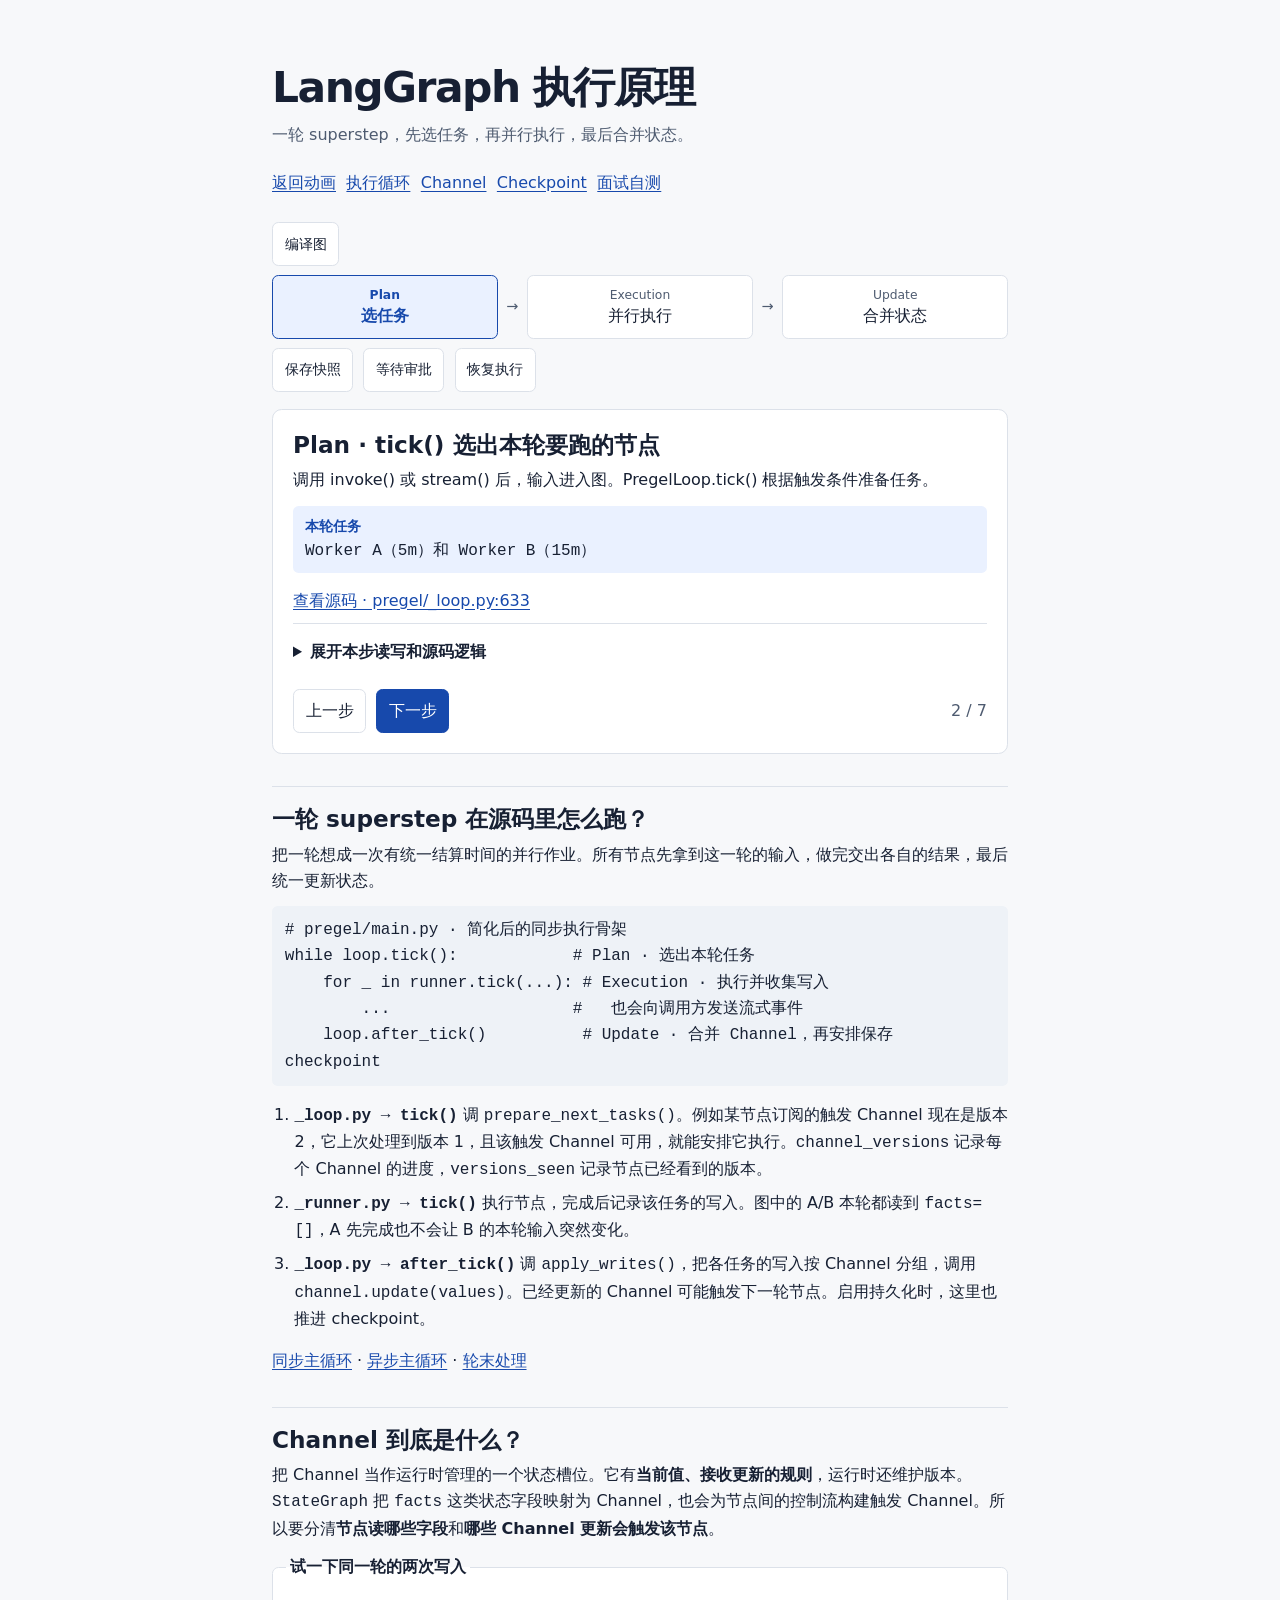
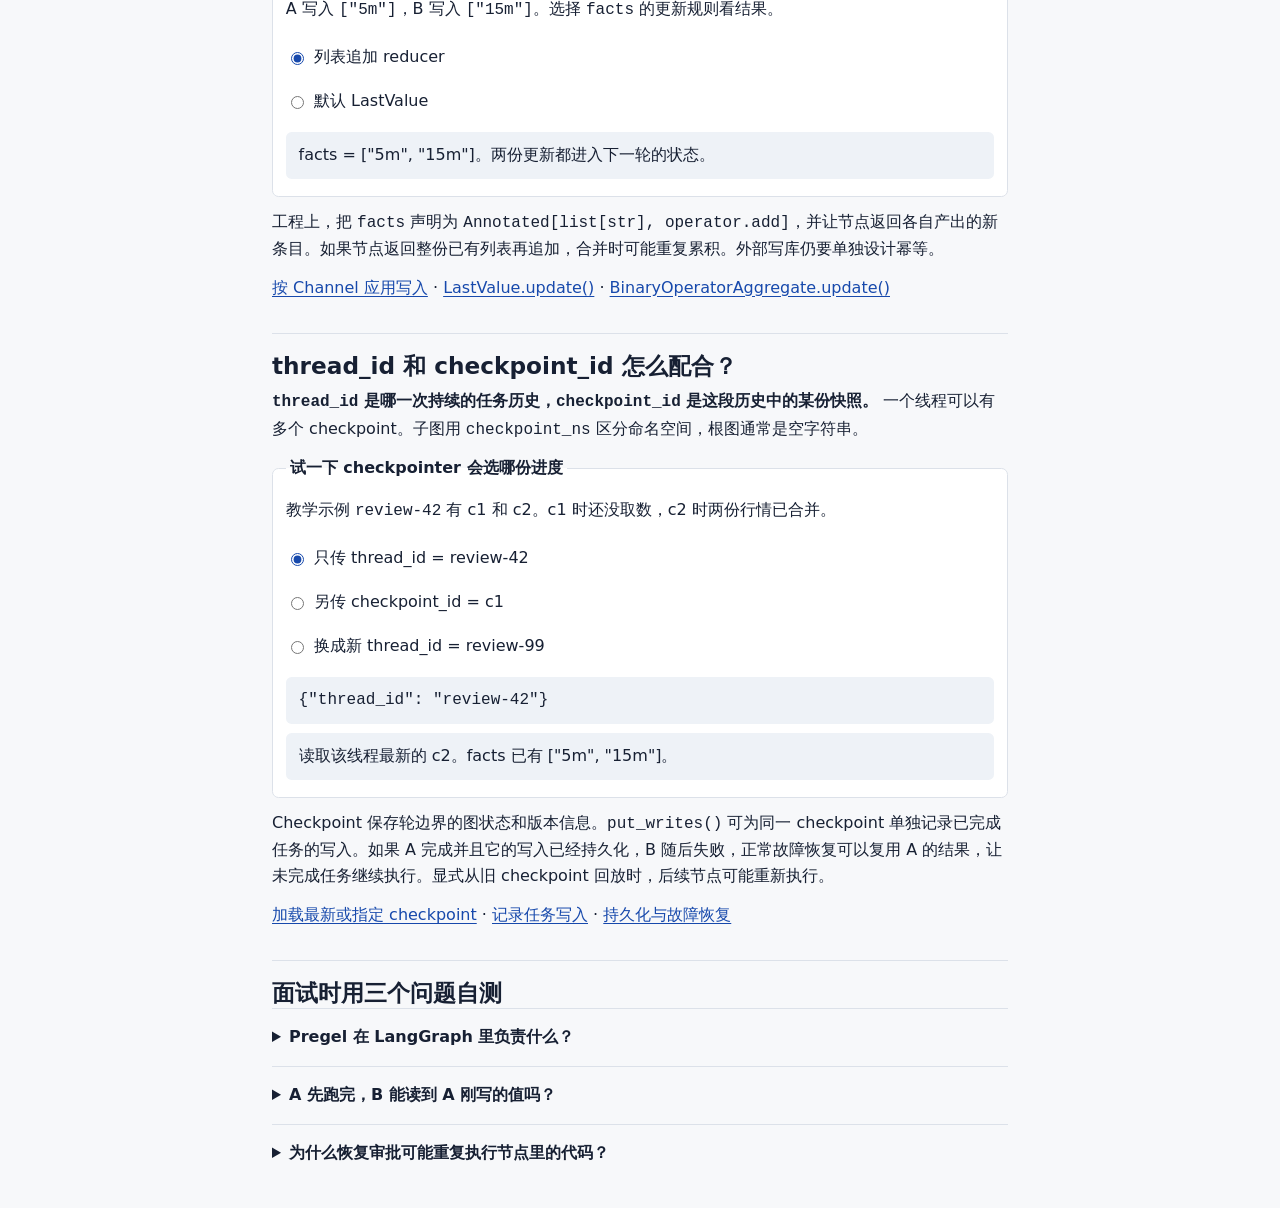
<file: public/guide.html>
<!doctype html>
<html lang="zh-CN">
<head>
  <meta charset="utf-8">
  <meta name="viewport" content="width=device-width, initial-scale=1">
  <meta name="description" content="通过一次并行取数读懂 LangGraph 1.2.15 的执行、状态合并和断点恢复。">
  <title>LangGraph 源码解读</title>
  <link rel="stylesheet" href="./style.css">
  <script type="module" src="./flow.js"></script>
</head>
<body>
<main>
  <header class="page-head">
    <h1>LangGraph 执行原理</h1>
    <p>一轮 superstep，先选任务，再并行执行，最后合并状态。</p>
    <nav class="chapter-nav" aria-label="目录">
      <a href="./">返回动画</a>
      <a href="#superstep">执行循环</a>
      <a href="#channels">Channel</a>
      <a href="#checkpoints">Checkpoint</a>
      <a href="#interview">面试自测</a>
    </nav>
  </header>

  <section id="factory" aria-label="可交互执行流程">
    <nav class="flow" aria-label="选择执行步骤">
      <button type="button" data-step="0" class="substep">编译图</button>
      <div class="round" role="group" aria-label="一轮 Superstep">
        <button type="button" data-step="1" aria-current="step"><span>Plan</span>选任务</button>
        <span aria-hidden="true" class="arrow">→</span>
        <button type="button" data-step="2"><span>Execution</span>并行执行</button>
        <span aria-hidden="true" class="arrow">→</span>
        <button type="button" data-step="3"><span>Update</span>合并状态</button>
      </div>
      <div class="after-round" role="group" aria-label="持久化与人工审批">
        <button type="button" data-step="4" class="substep">保存快照</button>
        <button type="button" data-step="5" class="substep">等待审批</button>
        <button type="button" data-step="6" class="substep">恢复执行</button>
      </div>
    </nav>
    <article class="step-detail" aria-labelledby="step-title">
      <header aria-live="polite">
        <h2 id="step-title" data-heading>Plan · tick() 选出本轮要跑的节点</h2>
        <p data-detail></p>
      </header>
      <div class="example" aria-label="这一步发生了什么">
        <span data-example-label></span><code data-example></code>
      </div>
      <a class="source-link" data-source target="_blank" rel="noopener noreferrer"></a>
      <details class="step-source">
        <summary>展开本步读写和源码逻辑</summary>
        <dl class="source-trace">
          <dt>读什么</dt><dd data-read></dd>
          <dt>写什么</dt><dd data-write></dd>
          <dt>为什么</dt><dd data-why></dd>
        </dl>
        <pre class="source-code" aria-label="源码逻辑简化示意"><code data-code></code></pre>
      </details>
      <div class="controls" aria-label="逐步浏览">
        <button type="button" data-prev>上一步</button>
        <button type="button" class="primary" data-next>下一步</button>
        <span class="progress" data-count></span>
      </div>
    </article>
  </section>
<section class="lesson" id="superstep" aria-labelledby="superstep-title">
  <h2 id="superstep-title">一轮 superstep 在源码里怎么跑？</h2>
  <p>把一轮想成一次有统一结算时间的并行作业。所有节点先拿到这一轮的输入，做完交出各自的结果，最后统一更新状态。</p>
  <pre class="source-code" aria-label="Pregel 主循环简化示意"><code># pregel/main.py · 简化后的同步执行骨架
while loop.tick():            # Plan · 选出本轮任务
    for _ in runner.tick(...): # Execution · 执行并收集写入
        ...                   #   也会向调用方发送流式事件
    loop.after_tick()          # Update · 合并 Channel，再安排保存 checkpoint</code></pre>
  <ol>
    <li><strong><code>_loop.py → tick()</code></strong> 调 <code>prepare_next_tasks()</code>。例如某节点订阅的触发 Channel 现在是版本 2，它上次处理到版本 1，且该触发 Channel 可用，就能安排它执行。<code>channel_versions</code> 记录每个 Channel 的进度，<code>versions_seen</code> 记录节点已经看到的版本。</li>
    <li><strong><code>_runner.py → tick()</code></strong> 执行节点，完成后记录该任务的写入。图中的 A/B 本轮都读到 <code>facts=[]</code>，A 先完成也不会让 B 的本轮输入突然变化。</li>
    <li><strong><code>_loop.py → after_tick()</code></strong> 调 <code>apply_writes()</code>，把各任务的写入按 Channel 分组，调用 <code>channel.update(values)</code>。已经更新的 Channel 可能触发下一轮节点。启用持久化时，这里也推进 checkpoint。</li>
  </ol>
  <p><a href="https://github.com/langchain-ai/langgraph/blob/1.2.15/libs/langgraph/langgraph/pregel/main.py#L3055">同步主循环</a> · <a href="https://github.com/langchain-ai/langgraph/blob/1.2.15/libs/langgraph/langgraph/pregel/main.py#L3526">异步主循环</a> · <a href="https://github.com/langchain-ai/langgraph/blob/1.2.15/libs/langgraph/langgraph/pregel/_loop.py#L720">轮末处理</a></p>
</section>

<section class="lesson" id="channels" aria-labelledby="channels-title">
  <h2 id="channels-title">Channel 到底是什么？</h2>
  <p>把 Channel 当作运行时管理的一个状态槽位。它有<strong>当前值、接收更新的规则</strong>，运行时还维护版本。<code>StateGraph</code> 把 <code>facts</code> 这类状态字段映射为 Channel，也会为节点间的控制流构建触发 Channel。所以要分清<strong>节点读哪些字段</strong>和<strong>哪些 Channel 更新会触发该节点</strong>。</p>
  <fieldset class="experiment">
    <legend>试一下同一轮的两次写入</legend>
    <p>A 写入 <code>["5m"]</code>，B 写入 <code>["15m"]</code>。选择 <code>facts</code> 的更新规则看结果。</p>
    <label><input type="radio" name="channel-reducer" value="aggregate" checked> 列表追加 reducer</label>
    <label><input type="radio" name="channel-reducer" value="last"> 默认 LastValue</label>
    <p class="answer" data-channel-result aria-live="polite">facts = ["5m", "15m"]。两份更新都进入下一轮的状态。</p>
  </fieldset>
  <p>工程上，把 <code>facts</code> 声明为 <code>Annotated[list[str], operator.add]</code>，并让节点返回各自产出的新条目。如果节点返回整份已有列表再追加，合并时可能重复累积。外部写库仍要单独设计幂等。</p>
  <p><a href="https://github.com/langchain-ai/langgraph/blob/1.2.15/libs/langgraph/langgraph/pregel/_algo.py#L314">按 Channel 应用写入</a> · <a href="https://github.com/langchain-ai/langgraph/blob/1.2.15/libs/langgraph/langgraph/channels/last_value.py#L56">LastValue.update()</a> · <a href="https://github.com/langchain-ai/langgraph/blob/1.2.15/libs/langgraph/langgraph/channels/binop.py#L123">BinaryOperatorAggregate.update()</a></p>
</section>

<section class="lesson" id="checkpoints" aria-labelledby="checkpoints-title">
  <h2 id="checkpoints-title">thread_id 和 checkpoint_id 怎么配合？</h2>
  <p><strong><code>thread_id</code> 是哪一次持续的任务历史，<code>checkpoint_id</code> 是这段历史中的某份快照。</strong> 一个线程可以有多个 checkpoint。子图用 <code>checkpoint_ns</code> 区分命名空间，根图通常是空字符串。</p>
  <fieldset class="experiment">
    <legend>试一下 checkpointer 会选哪份进度</legend>
    <p>教学示例 <code>review-42</code> 有 c1 和 c2。c1 时还没取数，c2 时两份行情已合并。</p>
    <label><input type="radio" name="checkpoint-choice" value="latest" checked> 只传 thread_id = review-42</label>
    <label><input type="radio" name="checkpoint-choice" value="specific"> 另传 checkpoint_id = c1</label>
    <label><input type="radio" name="checkpoint-choice" value="other"> 换成新 thread_id = review-99</label>
    <pre class="source-code" aria-label="configurable 配置示意"><code data-checkpoint-config>{"thread_id": "review-42"}</code></pre>
    <p class="answer" data-checkpoint-result aria-live="polite">读取该线程最新的 c2。facts 已有 ["5m", "15m"]。</p>
  </fieldset>
  <p>Checkpoint 保存轮边界的图状态和版本信息。<code>put_writes()</code> 可为同一 checkpoint 单独记录已完成任务的写入。如果 A 完成并且它的写入已经持久化，B 随后失败，正常故障恢复可以复用 A 的结果，让未完成任务继续执行。显式从旧 checkpoint 回放时，后续节点可能重新执行。</p>
  <p><a href="https://github.com/langchain-ai/langgraph/blob/1.2.15/libs/langgraph/langgraph/pregel/_loop.py#L1783">加载最新或指定 checkpoint</a> · <a href="https://github.com/langchain-ai/langgraph/blob/1.2.15/libs/langgraph/langgraph/pregel/_loop.py#L452">记录任务写入</a> · <a href="https://docs.langchain.com/oss/python/langgraph/persistence">持久化与故障恢复</a></p>
</section>

<section class="lesson" id="interview" aria-labelledby="interview-title">
  <h2 id="interview-title">面试时用三个问题自测</h2>
  <details><summary>Pregel 在 LangGraph 里负责什么？</summary><p>它是执行运行时。<code>StateGraph.compile()</code> 装配节点和 Channel，Pregel 每轮选择可运行节点、执行任务、批量更新 Channel，再根据新版本开始下一轮。</p></details>
  <details><summary>A 先跑完，B 能读到 A 刚写的值吗？</summary><p>同一 superstep 内，B 读取这一轮的输入，A 的节点写入在轮末合并后才对下一轮可见。若 B 必须依赖 A 的结果，就用边让 B 在后续轮次执行。</p></details>
  <details><summary>为什么恢复审批可能重复执行节点里的代码？</summary><p><code>Command(resume=...)</code> 让运行时用同一个 <code>thread_id</code> 找回进度。被中断的节点从函数开头执行，到 <code>interrupt()</code> 时取到审批值。把写库、付款或发通知放在审批之后，重试路径再用业务幂等键保护。</p></details>
</section>
</main>
</body>
</html>
</file>
<file: public/style.css>
:root {
  color-scheme: light;
  --page: #f7f8fa;
  --surface: #fff;
  --ink: #172033;
  --muted: #4e5b70;
  --line: #dce1e9;
  --accent: #1749ac;
  --accent-bg: #eaf1ff;
  font: 400 16px/1.65 system-ui, sans-serif;
}
* { box-sizing: border-box; }
body { margin: 0; background: var(--page); color: var(--ink); }
main { max-width: 48rem; margin-inline: auto; padding: clamp(1.4rem, 5vw, 3.75rem) 1rem 2.5rem; }
h1, h2, h3 { line-height: 1.3; text-wrap: balance; }
h1 { margin: 0; font-size: clamp(1.8rem, 6vw, 2.65rem); letter-spacing: -.035em; }
h2 { font-size: clamp(1.12rem, 4vw, 1.45rem); }
p { margin-block: .45rem .75rem; }
code { overflow-wrap: anywhere; }
a { color: var(--accent); text-underline-offset: .2em; }
:focus-visible { outline: 2px solid var(--accent); outline-offset: 3px; }
button, summary, .experiment label { cursor: pointer; }
.page-head p { color: var(--muted); }
.chapter-nav, .after-round, .controls { display: flex; flex-wrap: wrap; gap: .35rem .65rem; }
.chapter-nav { margin-bottom: 1.1rem; }
.chapter-nav a { display: inline-flex; align-items: center; min-height: 44px; }
.flow { display: grid; justify-items: start; gap: .55rem; }
button {
  color: var(--ink);
  background: var(--surface);
  border: 1px solid var(--line);
  border-radius: .4rem;
  min-height: 44px;
  padding: .32rem .72rem;
  font: inherit;
}
button:hover:not(:disabled) { border-color: var(--accent); }
button:disabled { color: var(--muted); cursor: default; opacity: .6; }
button[aria-current="step"] { color: var(--accent); background: var(--accent-bg); border-color: var(--accent); font-weight: 650; }
.round { width: 100%; display: grid; grid-template-columns: minmax(0,1fr) auto minmax(0,1fr) auto minmax(0,1fr); align-items: center; gap: .26rem; }
.round button { min-height: 64px; padding: .28rem .18rem; line-height: 1.45; }
.round button span { display: block; color: var(--muted); font-size: .77rem; }
.round button[aria-current="step"] span { color: var(--accent); }
.arrow { color: var(--muted); font-size: .9rem; }
.substep { font-size: .875rem; }
.step-detail { margin-top: 1.05rem; background: var(--surface); border: 1px solid var(--line); border-radius: .6rem; padding: clamp(.85rem, 3vw, 1.25rem); }
.step-detail h2, .lesson h2 { margin: 0; }
.example { display: grid; padding: .55rem .75rem; margin-block: .8rem .35rem; background: var(--accent-bg); border-radius: .35rem; }
.example span { color: var(--accent); font-size: .875rem; font-weight: 600; }
.example code { color: var(--ink); }
.source-link { display: inline-flex; align-items: center; min-height: 44px; overflow-wrap: anywhere; }
details { padding-block: .4rem; border-block-start: 1px solid var(--line); }
summary { min-height: 44px; padding-block: .55rem; font-weight: 600; }
.source-trace { display: grid; gap: .1rem .8rem; margin: .45rem 0; }
.source-trace dt { font-weight: 650; }
.source-trace dd { margin: 0 0 .45rem; }
.source-code, .answer { white-space: pre-wrap; overflow-wrap: anywhere; margin: .55rem 0; padding: .65rem .8rem; background: #eef2f7; border-radius: .35rem; }
.controls { align-items: center; margin-top: .55rem; }
button.primary { background: var(--accent); border-color: var(--accent); color: white; }
.progress { margin-inline-start: auto; color: var(--muted); font-variant-numeric: tabular-nums; }
.lesson { margin-top: 2rem; padding-top: 1.05rem; border-top: 1px solid var(--line); }
.lesson ol { padding-inline-start: 1.4rem; }
.lesson li + li { margin-top: .4rem; }
.experiment { min-inline-size: 0; margin: .75rem 0; border: 1px solid var(--line); background: var(--surface); border-radius: .4rem; padding: .5rem .8rem; }
.experiment legend { padding-inline: .25rem; font-weight: 650; }
.experiment label { display: flex; align-items: center; gap: .45rem; min-height: 44px; }
.experiment input { accent-color: var(--accent); }
@media (min-width: 36rem) {
  .round { gap: .55rem; }
  .source-trace { grid-template-columns: max-content minmax(0, 1fr); }
}
</file>
